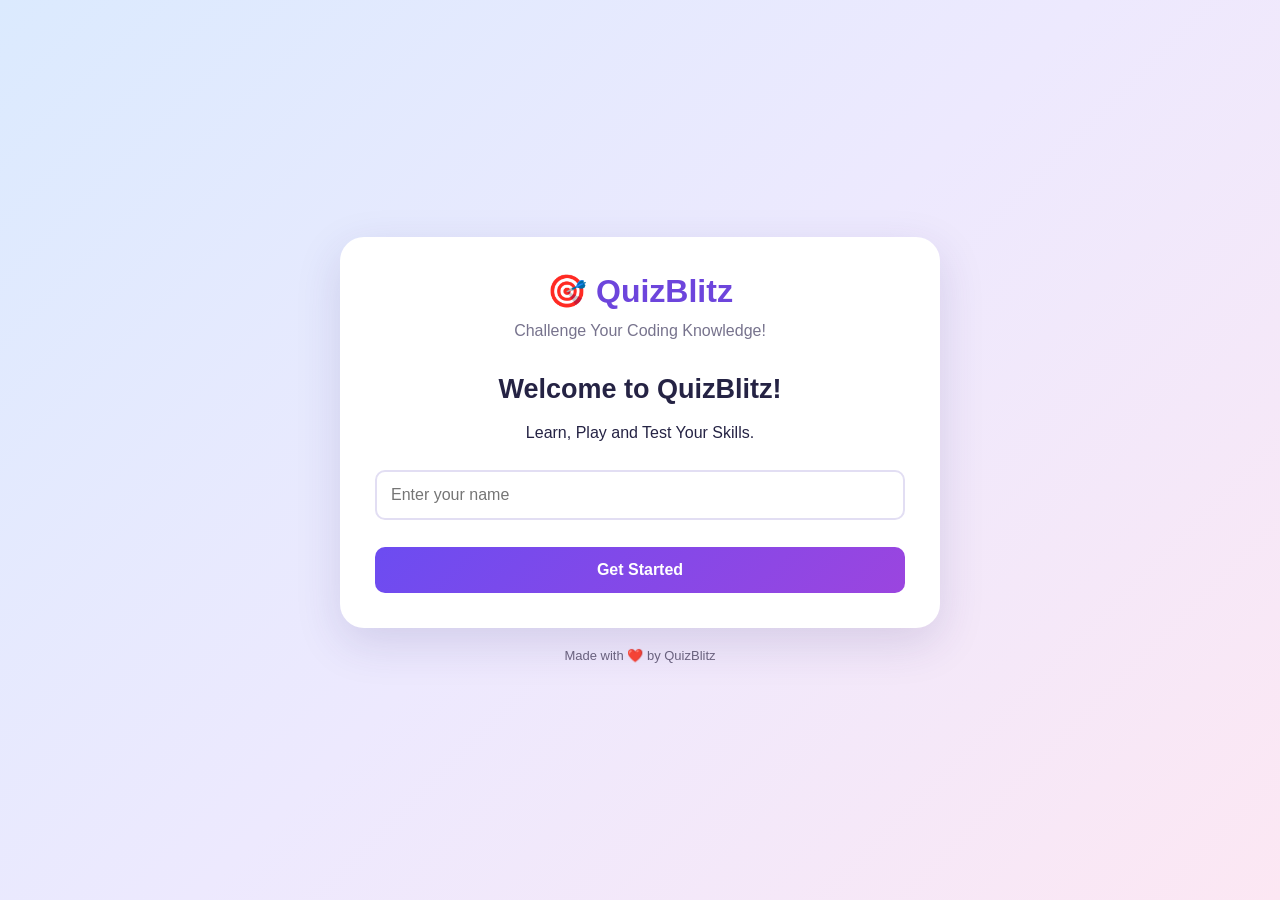
<file: index.html>
<!DOCTYPE html>
<html lang="en">
<head>
    <meta charset="UTF-8">
    <meta name="viewport" content="width=device-width, initial-scale=1.0">
    <title>QuizBlitz - Coding Quiz</title>
    <link rel="stylesheet" href="style.css">
</head>
<body>

    <div class="app" id="app">
        <div class="logo">🎯 QuizBlitz</div> 
        <p class="subtitle">Challenge Your Coding Knowledge!</p>

        <section id="home-screen">
            <h1>Welcome to QuizBlitz!</h1>
            <p>Learn, Play and Test Your Skills.</p>
            <input type="text" id="username" placeholder="Enter your name">
            <button class="primary-btn" onclick="startApp()">Get Started</button>
            <p id="message" class="message"></p>
        </section>

        <section id="category-screen" class="hidden">
            <h2 id="welcome-message">Choose a Category</h2>
            <p>Select your favorite coding topic.</p>

            <div class="category-grid">
                <button class="category html" onclick="selectCategory('HTML')">🌐<br>HTML</button>
                <button class="category css" onclick="selectCategory('CSS')">🎨<br>CSS</button>
                <button class="category js" onclick="selectCategory('JavaScript')">⚡<br>JavaScript</button>
                <button class="category java" onclick="selectCategory('Java')">☕<br>Java</button>
            </div>
        </section>

        <section id="quiz-screen" class="hidden">
            <div class="quiz-info">
                <span id="category-name"></span>
                <span id="question-count"></span>
            </div>

            <div class="timer">⏱ Time Left: <span id="time">15</span>s</div>
            <div class="progress-track">
                <div id="progress-bar"></div>
            </div>

            <h2 id="question">Question appears here</h2>
            <div id="answer-buttons" class="answer-buttons"></div>
            <p id="feedback" class="feedback"></p>

            <button id="next-btn" class="primary-btn hidden" onclick="nextQuestion()">
                Next Question →
            </button>
        </section>

        <section id="result-screen" class="hidden">
            <div class="result-icon">🏆</div>
            <h1>Quiz Completed!</h1>
            <p id="result-message"></p>
            <div class="score-card">
                <p>Your Score</p>
                <h2 id="score">0 / 5</h2>
                <p id="percentage">0%</p>
            </div>
            <button class="primary-btn" onclick="chooseAgain()">Choose Category</button>
            <button class="secondary-btn" onclick="playAgain()">Play Again</button>
        </section>
    </div>

    <footer>Made with ❤️ by QuizBlitz</footer>

    <script src="script.js"></script>
</body>
</html>
</file>
<file: style.css>
* {
    margin: 0;
    padding: 0;
    box-sizing: border-box;
}

body {
    min-height: 100vh;
    font-family: Arial, sans-serif;
    background: linear-gradient(135deg, #dbeafe, #ede9fe, #fce7f3);
    display: flex;
    flex-direction: column;
    justify-content: center;
    align-items: center;
    padding: 25px 15px;
    color: #252344;
}

.app {
    background: white;
    width: 100%;
    max-width: 600px;
    padding: 35px;
    border-radius: 24px;
    box-shadow: 0 15px 45px rgba(63, 45, 120, 0.15);
    text-align: center;
}

.logo {
    color: #6d45dc;
    font-size: 32px;
    font-weight: bold;
    margin-bottom: 8px;
}

.subtitle {
    color: #77738d;
    margin-bottom: 30px;
}

h1 {
    font-size: 27px;
    margin-bottom: 15px;
}

h2 {
    font-size: 21px;
    line-height: 1.5;
    margin: 20px 0;
}

p {
    line-height: 1.6;
}

input {
    display: block;
    width: 100%;
    padding: 14px;
    margin: 25px 0 15px;
    border: 2px solid #e2def3;
    border-radius: 10px;
    font-size: 16px;
    outline: none;
}

input:focus {
    border-color: #8055e8;
}

button {
    font-family: inherit;
    cursor: pointer;
    transition: 0.2s;
}

.primary-btn,
.secondary-btn {
    width: 100%;
    padding: 14px;
    border: none;
    border-radius: 10px;
    font-size: 16px;
    font-weight: bold;
    margin-top: 12px;
}

.primary-btn {
    color: white;
    background: linear-gradient(135deg, #6c4cf1, #9b45df);
}

.primary-btn:hover {
    transform: translateY(-2px);
    box-shadow: 0 6px 15px #c5b5f5;
}

.secondary-btn {
    background: #eee9ff;
    color: #6842d5;
}

.category-grid {
    display: grid;
    grid-template-columns: 1fr 1fr;
    gap: 15px;
    margin-top: 25px;
}

.category {
    min-height: 110px;
    border: none;
    border-radius: 15px;
    font-size: 20px;
    font-weight: bold;
    line-height: 1.8;
}

.category:hover {
    transform: scale(1.04);
}

.html {
    background: #ffeadf;
    color: #d65b2e;
}

.css {
    background: #e0edff;
    color: #2868ca;
}

.js {
    background: #fff4c9;
    color: #987600;
}

.java {
    background: #fbe3e6;
    color: #bc3d50;
}

.hidden {
    display: none !important;
}

.quiz-info {
    display: flex;
    justify-content: space-between;
    gap: 10px;
    font-weight: bold;
    color: #6842d5;
}

.timer {
    margin-top: 20px;
    font-weight: bold;
    color: #d94359;
}

.progress-track {
    height: 8px;
    background: #eeeaf8;
    border-radius: 20px;
    overflow: hidden;
    margin-top: 15px;
}

#progress-bar {
    height: 100%;
    width: 0%;
    background: linear-gradient(90deg, #6c4cf1, #b34fe8);
    transition: width 0.3s;
}

.answer-buttons {
    display: grid;
    gap: 12px;
    margin: 20px 0;
}

.answer-btn {
    width: 100%;
    padding: 14px;
    text-align: left;
    background: #f8f7fc;
    border: 2px solid #e7e3f2;
    border-radius: 10px;
    font-size: 15px;
    color: #292641;
}

.answer-btn:hover:not(:disabled) {
    border-color: #8864e8;
    background: #f0ebff;
}

.answer-btn:disabled {
    cursor: not-allowed;
    opacity: 1;
}

.answer-btn.correct {
    background: #d8f8e5;
    border-color: #20a464;
    color: #12663c;
}

.answer-btn.wrong {
    background: #ffe0e3;
    border-color: #e34c5e;
    color: #a51e30;
}

.feedback {
    font-weight: bold;
    min-height: 25px;
}

.message {
    color: #d94359;
}

.result-icon {
    font-size: 55px;
    margin-bottom: 10px;
}

.score-card {
    background: #f3efff;
    border-radius: 16px;
    padding: 22px;
    margin: 20px 0;
}

.score-card h2 {
    color: #6c4cf1;
    font-size: 36px;
    margin: 8px 0;
}

footer {
    color: #69617e;
    margin-top: 20px;
    font-size: 13px;
}

@media (max-width: 480px) {
    .app {
        padding: 25px 20px;
    }

    .logo {
        font-size: 28px;
    }

    h1 {
        font-size: 23px;
    }
}
</file>
<file: frontend/style.css>
* {
    margin: 0;
    padding: 0;
    box-sizing: border-box;
}

body {
    min-height: 100vh;
    font-family: Arial, sans-serif;
    background: linear-gradient(135deg, #dbeafe, #ede9fe, #fce7f3);
    display: flex;
    flex-direction: column;
    justify-content: center;
    align-items: center;
    padding: 25px 15px;
    color: #252344;
}

.app {
    background: white;
    width: 100%;
    max-width: 600px;
    padding: 35px;
    border-radius: 24px;
    box-shadow: 0 15px 45px rgba(63, 45, 120, 0.15);
    text-align: center;
}

.logo {
    color: #6d45dc;
    font-size: 32px;
    font-weight: bold;
    margin-bottom: 8px;
}

.subtitle {
    color: #77738d;
    margin-bottom: 30px;
}

h1 {
    font-size: 27px;
    margin-bottom: 15px;
}

h2 {
    font-size: 21px;
    line-height: 1.5;
    margin: 20px 0;
}

p {
    line-height: 1.6;
}

input {
    display: block;
    width: 100%;
    padding: 14px;
    margin: 25px 0 15px;
    border: 2px solid #e2def3;
    border-radius: 10px;
    font-size: 16px;
    outline: none;
}

input:focus {
    border-color: #8055e8;
}

button {
    font-family: inherit;
    cursor: pointer;
    transition: 0.2s;
}

.primary-btn,
.secondary-btn {
    width: 100%;
    padding: 14px;
    border: none;
    border-radius: 10px;
    font-size: 16px;
    font-weight: bold;
    margin-top: 12px;
}

.primary-btn {
    color: white;
    background: linear-gradient(135deg, #6c4cf1, #9b45df);
}

.primary-btn:hover {
    transform: translateY(-2px);
    box-shadow: 0 6px 15px #c5b5f5;
}

.secondary-btn {
    background: #eee9ff;
    color: #6842d5;
}

.category-grid {
    display: grid;
    grid-template-columns: 1fr 1fr;
    gap: 15px;
    margin-top: 25px;
}

.category {
    min-height: 110px;
    border: none;
    border-radius: 15px;
    font-size: 20px;
    font-weight: bold;
    line-height: 1.8;
}

.category:hover {
    transform: scale(1.04);
}

.html {
    background: #ffeadf;
    color: #d65b2e;
}

.css {
    background: #e0edff;
    color: #2868ca;
}

.js {
    background: #fff4c9;
    color: #987600;
}

.java {
    background: #fbe3e6;
    color: #bc3d50;
}

.hidden {
    display: none !important;
}

.quiz-info {
    display: flex;
    justify-content: space-between;
    gap: 10px;
    font-weight: bold;
    color: #6842d5;
}

.timer {
    margin-top: 20px;
    font-weight: bold;
    color: #d94359;
}

.progress-track {
    height: 8px;
    background: #eeeaf8;
    border-radius: 20px;
    overflow: hidden;
    margin-top: 15px;
}

#progress-bar {
    height: 100%;
    width: 0%;
    background: linear-gradient(90deg, #6c4cf1, #b34fe8);
    transition: width 0.3s;
}

.answer-buttons {
    display: grid;
    gap: 12px;
    margin: 20px 0;
}

.answer-btn {
    width: 100%;
    padding: 14px;
    text-align: left;
    background: #f8f7fc;
    border: 2px solid #e7e3f2;
    border-radius: 10px;
    font-size: 15px;
    color: #292641;
}

.answer-btn:hover:not(:disabled) {
    border-color: #8864e8;
    background: #f0ebff;
}

.answer-btn:disabled {
    cursor: not-allowed;
    opacity: 1;
}

.answer-btn.correct {
    background: #d8f8e5;
    border-color: #20a464;
    color: #12663c;
}

.answer-btn.wrong {
    background: #ffe0e3;
    border-color: #e34c5e;
    color: #a51e30;
}

.feedback {
    font-weight: bold;
    min-height: 25px;
}

.message {
    color: #d94359;
}

.result-icon {
    font-size: 55px;
    margin-bottom: 10px;
}

.score-card {
    background: #f3efff;
    border-radius: 16px;
    padding: 22px;
    margin: 20px 0;
}

.score-card h2 {
    color: #6c4cf1;
    font-size: 36px;
    margin: 8px 0;
}

footer {
    color: #69617e;
    margin-top: 20px;
    font-size: 13px;
}

@media (max-width: 480px) {
    .app {
        padding: 25px 20px;
    }

    .logo {
        font-size: 28px;
    }

    h1 {
        font-size: 23px;
    }
}
</file>
